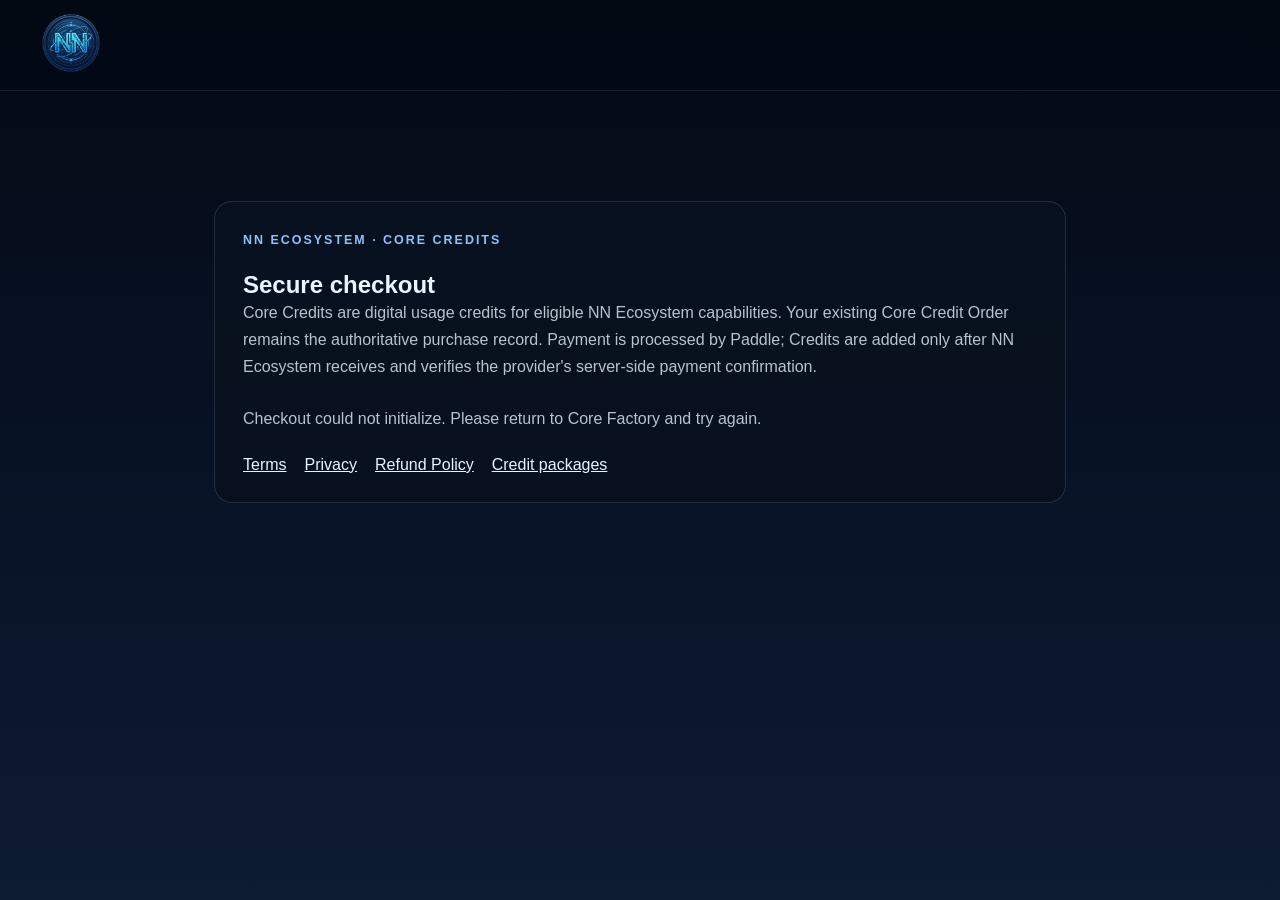
<file: payment.html>
<!doctype html><html lang="en"><head><meta charset="utf-8"><meta name="viewport" content="width=device-width,initial-scale=1"><meta name="description" content="Secure NN Ecosystem Core Credit checkout."><title>NN Ecosystem · Secure Checkout</title><link rel="stylesheet" href="style.css"><style>body{min-height:100vh}.payment-shell{max-width:900px;margin:0 auto;padding:110px 24px 60px}.payment-card{padding:28px;border:1px solid rgba(255,255,255,.12);border-radius:18px;background:rgba(9,17,31,.86)}.payment-card h1{margin-top:8px}.payment-note{opacity:.78;line-height:1.7}.policy-links{display:flex;gap:18px;flex-wrap:wrap;margin-top:24px}.policy-links a{color:inherit}.checkout-container{margin-top:24px}</style></head><body>
<nav class="navbar"><a class="logo" href="index.html" aria-label="NN Ecosystem home"><img src="assets/logo/logo.webp" alt="NN Ecosystem"></a></nav>
<main class="payment-shell"><section class="payment-card"><span class="eyebrow">NN ECOSYSTEM · CORE CREDITS</span><h1>Secure checkout</h1><p class="payment-note">Core Credits are digital usage credits for eligible NN Ecosystem capabilities. Your existing Core Credit Order remains the authoritative purchase record. Payment is processed by Paddle; Credits are added only after NN Ecosystem receives and verifies the provider's server-side payment confirmation.</p><div id="checkout-container" class="checkout-container"></div><p id="payment-status" class="payment-note">If a checkout does not open automatically, return to Core Factory and choose Add Credits again.</p><div class="policy-links"><a href="terms.html">Terms</a><a href="privacy.html">Privacy</a><a href="refund.html">Refund Policy</a><a href="index.html#credits">Credit packages</a></div></section></main>
<script src="https://cdn.paddle.com/paddle/v2/paddle.js"></script>
<script src="payment-config.js"></script>
<script>
(function(){
  const config = window.NN_PAYMENT || {};
  const status = document.getElementById('payment-status');
  const params = new URLSearchParams(window.location.search);
  const transactionId = (params.get('_ptxn') || '').trim();

  if (!config.paddleClientToken) {
    status.textContent = 'Checkout configuration is not active yet. Please return to Core Factory and try again.';
    return;
  }

  try {
    if (config.paddleEnvironment === 'sandbox') {
      Paddle.Environment.set('sandbox');
    }

    Paddle.Initialize({
      token: config.paddleClientToken,
      checkout: {
        settings: {
          displayMode: 'overlay',
          theme: 'dark',
          locale: 'en'
        }
      }
    });

    if (transactionId) {
      status.textContent = 'Opening secure Paddle checkout…';
      // Paddle.js normally recognizes _ptxn automatically. Opening explicitly keeps
      // the NN payment page deterministic across browsers and static hosting.
      Paddle.Checkout.open({ transactionId: transactionId });
    } else {
      status.textContent = 'Secure checkout is ready. Start an Add Credits order from Core Factory to continue.';
    }
  } catch (error) {
    console.error('NN Paddle checkout initialization failed', error);
    status.textContent = 'Checkout could not initialize. Please return to Core Factory and try again.';
  }
})();
</script>
</body></html>
</file>
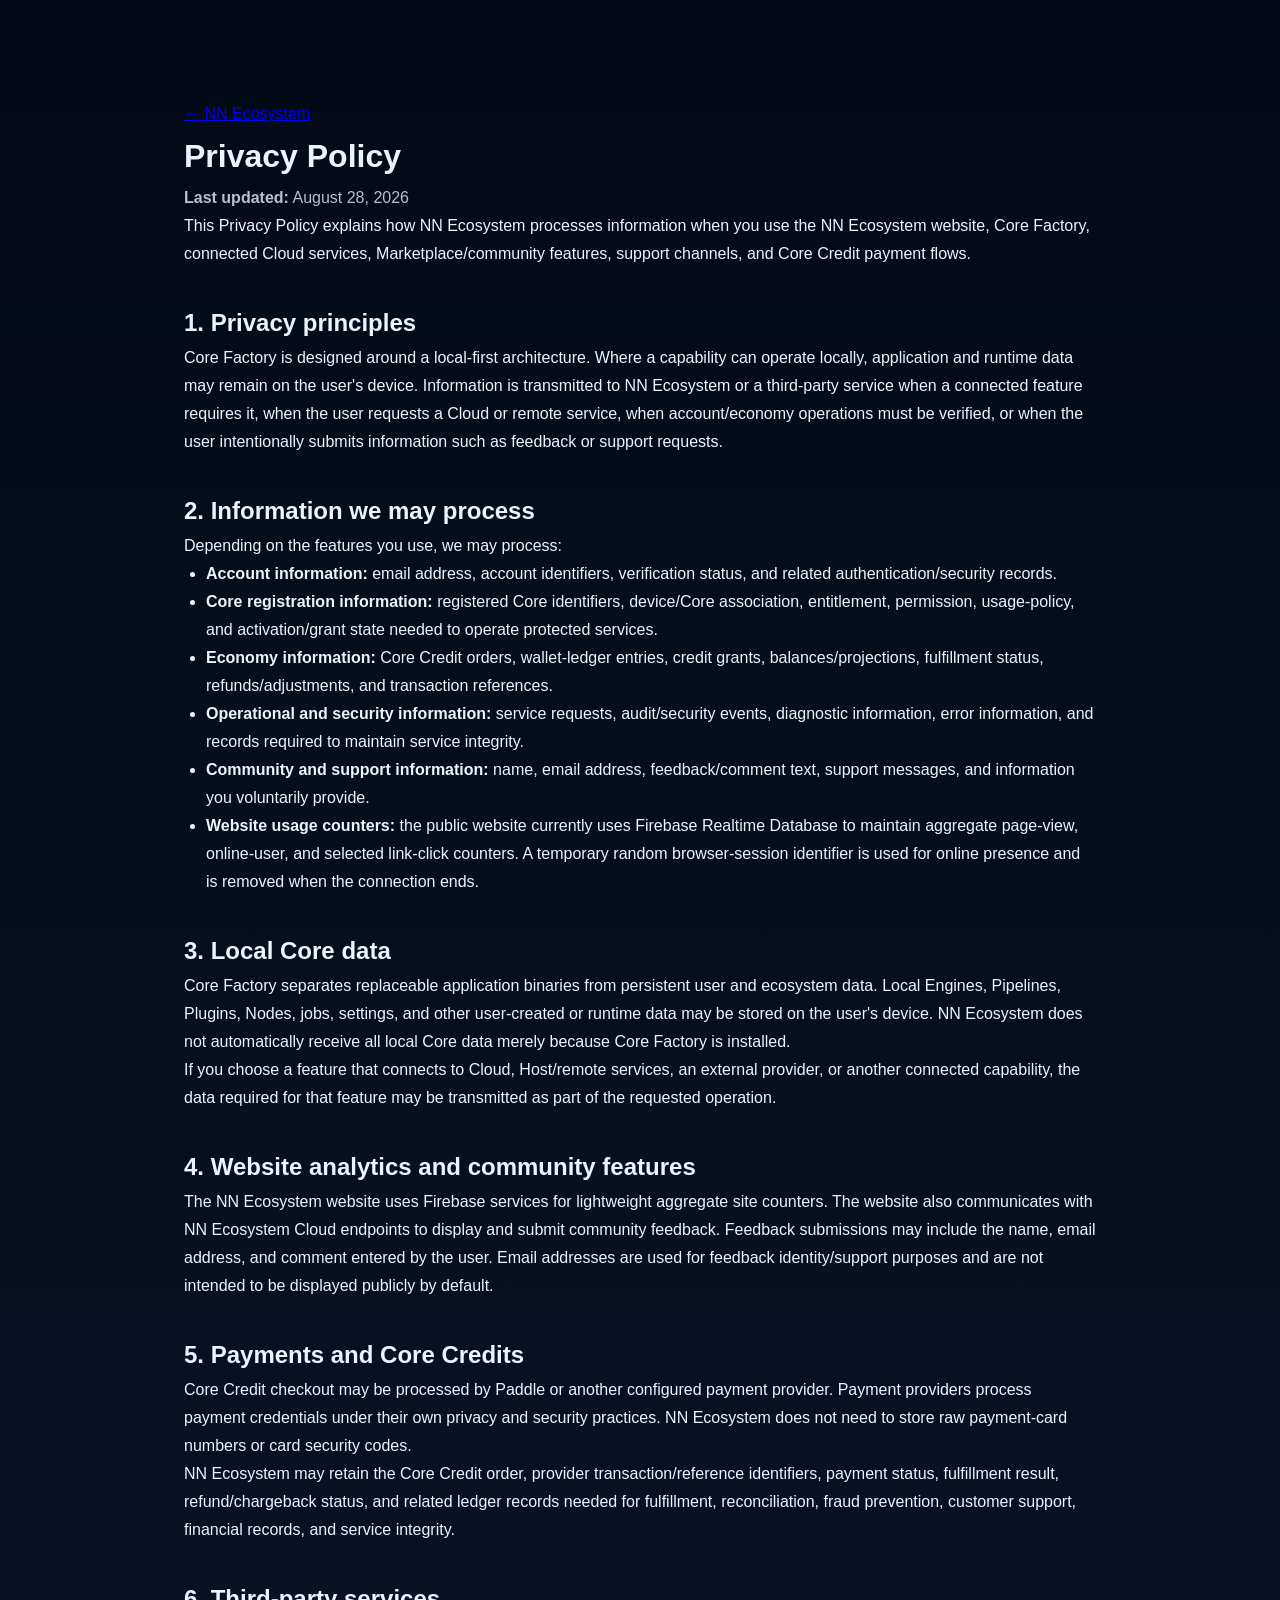
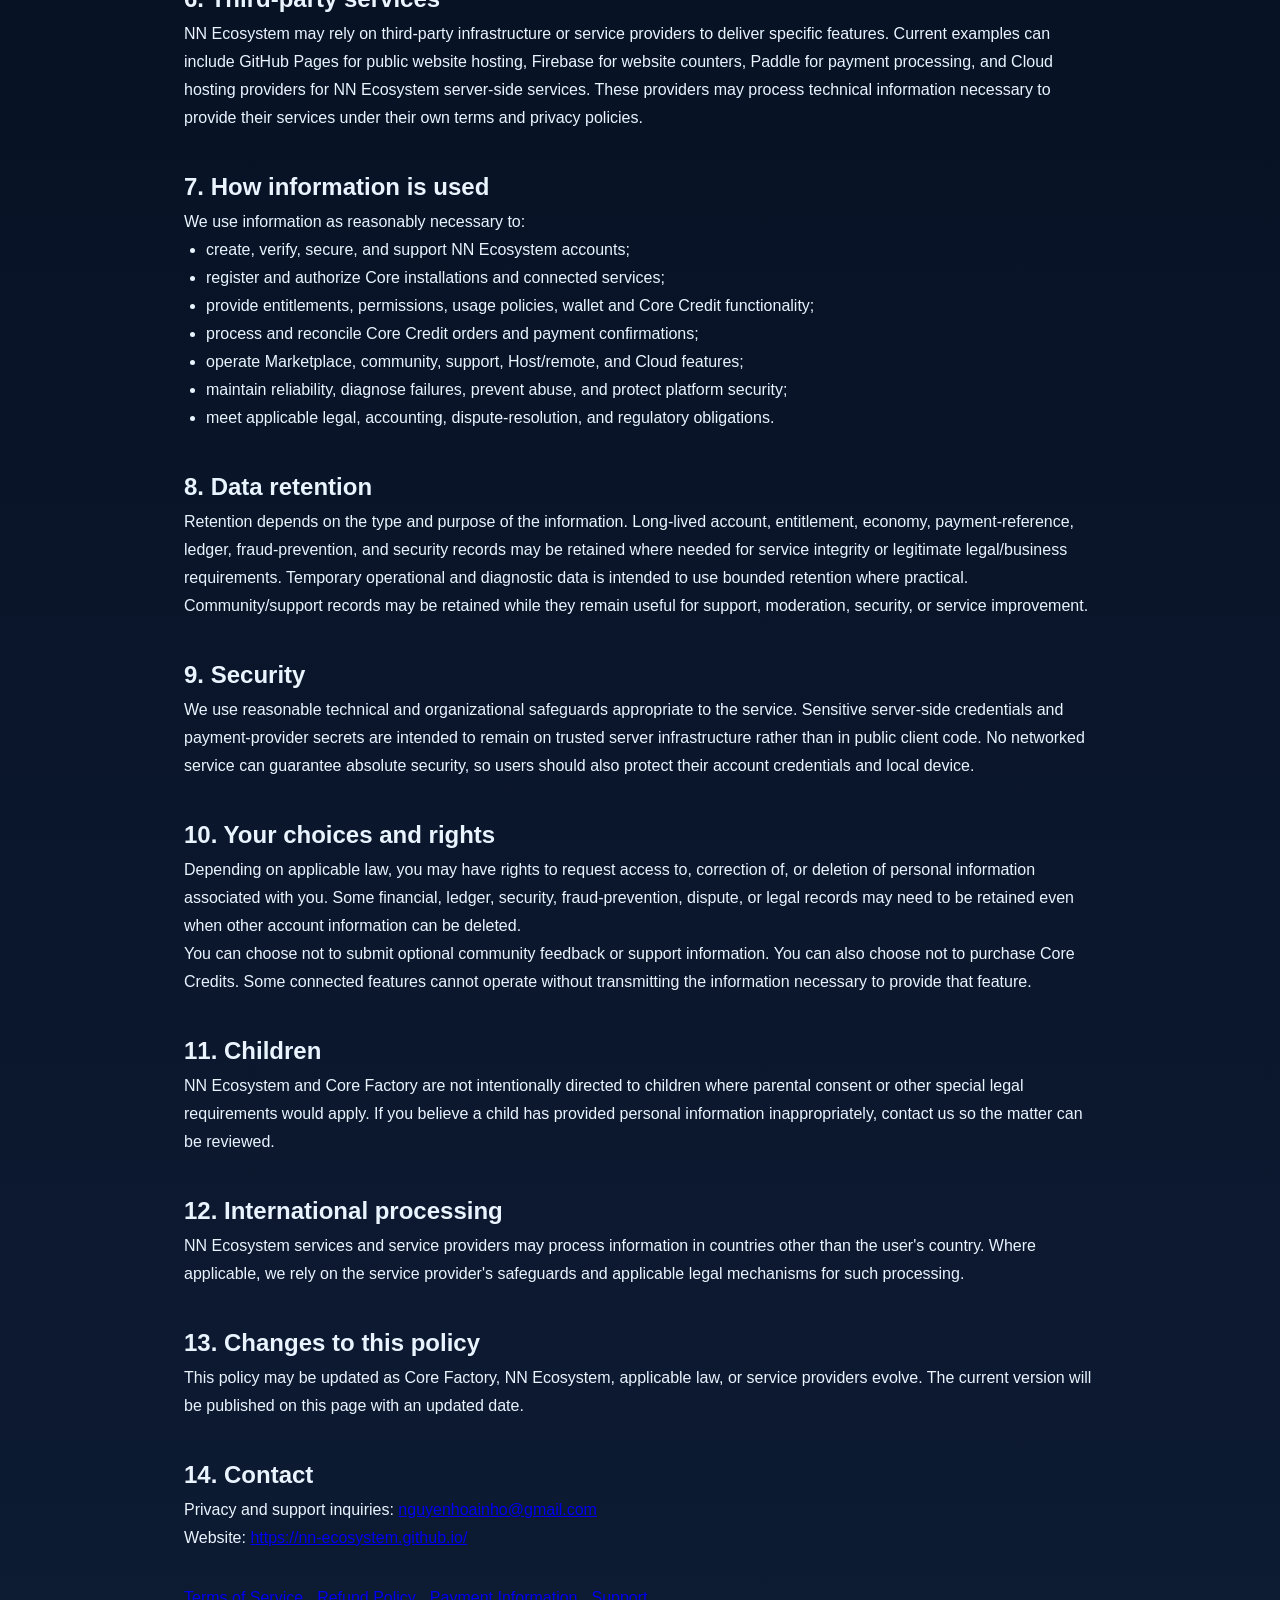
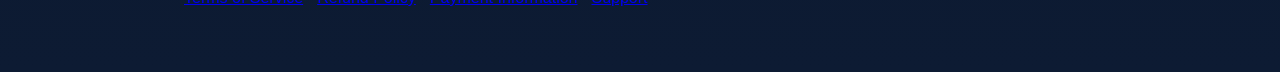
<file: privacy.html>
<!doctype html>
<html lang="en">
<head>
  <meta charset="utf-8">
  <meta name="viewport" content="width=device-width,initial-scale=1">
  <meta name="description" content="Privacy Policy for NN Ecosystem and Core Factory.">
  <title>NN Ecosystem · Privacy Policy</title>
  <link rel="stylesheet" href="style.css">
  <style>
    .policy{max-width:960px;margin:auto;padding:100px 24px 60px;line-height:1.75}
    .policy h2{margin-top:34px}
    .policy h3{margin-top:24px}
    .policy ul{padding-left:22px}
    .policy .muted{opacity:.78}
    .policy .policy-nav{display:flex;gap:14px;flex-wrap:wrap;margin-top:32px}
  </style>
</head>
<body>
<main class="policy">
  <a href="index.html">← NN Ecosystem</a>
  <h1>Privacy Policy</h1>
  <p class="muted"><strong>Last updated:</strong> August 28, 2026</p>

  <p>This Privacy Policy explains how NN Ecosystem processes information when you use the NN Ecosystem website, Core Factory, connected Cloud services, Marketplace/community features, support channels, and Core Credit payment flows.</p>

  <h2>1. Privacy principles</h2>
  <p>Core Factory is designed around a local-first architecture. Where a capability can operate locally, application and runtime data may remain on the user's device. Information is transmitted to NN Ecosystem or a third-party service when a connected feature requires it, when the user requests a Cloud or remote service, when account/economy operations must be verified, or when the user intentionally submits information such as feedback or support requests.</p>

  <h2>2. Information we may process</h2>
  <p>Depending on the features you use, we may process:</p>
  <ul>
    <li><strong>Account information:</strong> email address, account identifiers, verification status, and related authentication/security records.</li>
    <li><strong>Core registration information:</strong> registered Core identifiers, device/Core association, entitlement, permission, usage-policy, and activation/grant state needed to operate protected services.</li>
    <li><strong>Economy information:</strong> Core Credit orders, wallet-ledger entries, credit grants, balances/projections, fulfillment status, refunds/adjustments, and transaction references.</li>
    <li><strong>Operational and security information:</strong> service requests, audit/security events, diagnostic information, error information, and records required to maintain service integrity.</li>
    <li><strong>Community and support information:</strong> name, email address, feedback/comment text, support messages, and information you voluntarily provide.</li>
    <li><strong>Website usage counters:</strong> the public website currently uses Firebase Realtime Database to maintain aggregate page-view, online-user, and selected link-click counters. A temporary random browser-session identifier is used for online presence and is removed when the connection ends.</li>
  </ul>

  <h2>3. Local Core data</h2>
  <p>Core Factory separates replaceable application binaries from persistent user and ecosystem data. Local Engines, Pipelines, Plugins, Nodes, jobs, settings, and other user-created or runtime data may be stored on the user's device. NN Ecosystem does not automatically receive all local Core data merely because Core Factory is installed.</p>
  <p>If you choose a feature that connects to Cloud, Host/remote services, an external provider, or another connected capability, the data required for that feature may be transmitted as part of the requested operation.</p>

  <h2>4. Website analytics and community features</h2>
  <p>The NN Ecosystem website uses Firebase services for lightweight aggregate site counters. The website also communicates with NN Ecosystem Cloud endpoints to display and submit community feedback. Feedback submissions may include the name, email address, and comment entered by the user. Email addresses are used for feedback identity/support purposes and are not intended to be displayed publicly by default.</p>

  <h2>5. Payments and Core Credits</h2>
  <p>Core Credit checkout may be processed by Paddle or another configured payment provider. Payment providers process payment credentials under their own privacy and security practices. NN Ecosystem does not need to store raw payment-card numbers or card security codes.</p>
  <p>NN Ecosystem may retain the Core Credit order, provider transaction/reference identifiers, payment status, fulfillment result, refund/chargeback status, and related ledger records needed for fulfillment, reconciliation, fraud prevention, customer support, financial records, and service integrity.</p>

  <h2>6. Third-party services</h2>
  <p>NN Ecosystem may rely on third-party infrastructure or service providers to deliver specific features. Current examples can include GitHub Pages for public website hosting, Firebase for website counters, Paddle for payment processing, and Cloud hosting providers for NN Ecosystem server-side services. These providers may process technical information necessary to provide their services under their own terms and privacy policies.</p>

  <h2>7. How information is used</h2>
  <p>We use information as reasonably necessary to:</p>
  <ul>
    <li>create, verify, secure, and support NN Ecosystem accounts;</li>
    <li>register and authorize Core installations and connected services;</li>
    <li>provide entitlements, permissions, usage policies, wallet and Core Credit functionality;</li>
    <li>process and reconcile Core Credit orders and payment confirmations;</li>
    <li>operate Marketplace, community, support, Host/remote, and Cloud features;</li>
    <li>maintain reliability, diagnose failures, prevent abuse, and protect platform security;</li>
    <li>meet applicable legal, accounting, dispute-resolution, and regulatory obligations.</li>
  </ul>

  <h2>8. Data retention</h2>
  <p>Retention depends on the type and purpose of the information. Long-lived account, entitlement, economy, payment-reference, ledger, fraud-prevention, and security records may be retained where needed for service integrity or legitimate legal/business requirements. Temporary operational and diagnostic data is intended to use bounded retention where practical. Community/support records may be retained while they remain useful for support, moderation, security, or service improvement.</p>

  <h2>9. Security</h2>
  <p>We use reasonable technical and organizational safeguards appropriate to the service. Sensitive server-side credentials and payment-provider secrets are intended to remain on trusted server infrastructure rather than in public client code. No networked service can guarantee absolute security, so users should also protect their account credentials and local device.</p>

  <h2>10. Your choices and rights</h2>
  <p>Depending on applicable law, you may have rights to request access to, correction of, or deletion of personal information associated with you. Some financial, ledger, security, fraud-prevention, dispute, or legal records may need to be retained even when other account information can be deleted.</p>
  <p>You can choose not to submit optional community feedback or support information. You can also choose not to purchase Core Credits. Some connected features cannot operate without transmitting the information necessary to provide that feature.</p>

  <h2>11. Children</h2>
  <p>NN Ecosystem and Core Factory are not intentionally directed to children where parental consent or other special legal requirements would apply. If you believe a child has provided personal information inappropriately, contact us so the matter can be reviewed.</p>

  <h2>12. International processing</h2>
  <p>NN Ecosystem services and service providers may process information in countries other than the user's country. Where applicable, we rely on the service provider's safeguards and applicable legal mechanisms for such processing.</p>

  <h2>13. Changes to this policy</h2>
  <p>This policy may be updated as Core Factory, NN Ecosystem, applicable law, or service providers evolve. The current version will be published on this page with an updated date.</p>

  <h2>14. Contact</h2>
  <p>Privacy and support inquiries: <a href="mailto:nguyenhoainho@gmail.com">nguyenhoainho@gmail.com</a></p>
  <p>Website: <a href="https://nn-ecosystem.github.io/">https://nn-ecosystem.github.io/</a></p>

  <div class="policy-nav">
    <a href="terms.html">Terms of Service</a>
    <a href="refund.html">Refund Policy</a>
    <a href="payment.html">Payment Information</a>
    <a href="support.html">Support</a>
  </div>
</main>
</body>
</html>
</file>
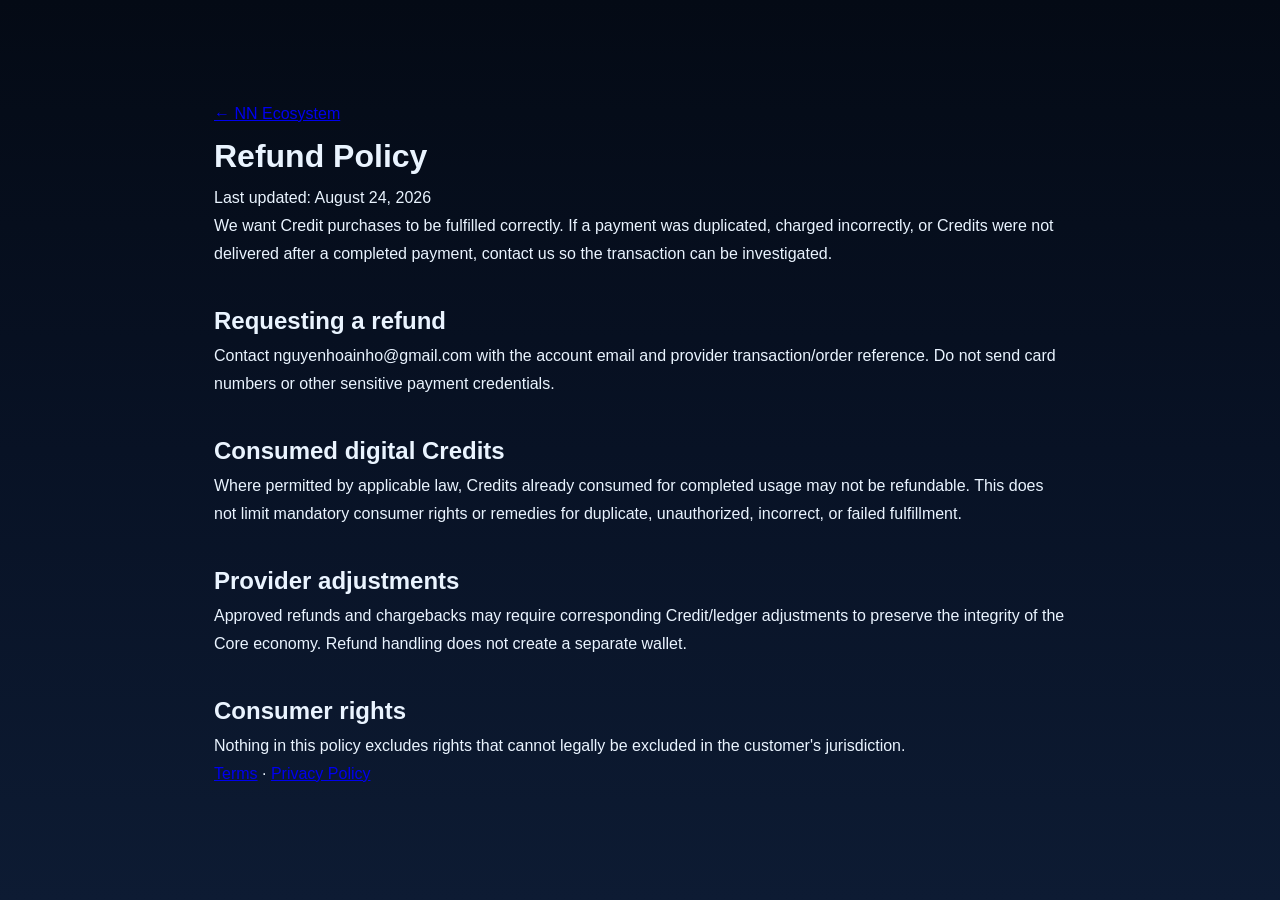
<file: refund.html>
<!doctype html><html lang="en"><head><meta charset="utf-8"><meta name="viewport" content="width=device-width,initial-scale=1"><title>NN Ecosystem · Refund Policy</title><link rel="stylesheet" href="style.css"><style>.policy{max-width:900px;margin:auto;padding:100px 24px 60px;line-height:1.75}.policy h2{margin-top:32px}</style></head><body><main class="policy"><a href="index.html">← NN Ecosystem</a><h1>Refund Policy</h1><p>Last updated: August 24, 2026</p><p>We want Credit purchases to be fulfilled correctly. If a payment was duplicated, charged incorrectly, or Credits were not delivered after a completed payment, contact us so the transaction can be investigated.</p><h2>Requesting a refund</h2><p>Contact nguyenhoainho@gmail.com with the account email and provider transaction/order reference. Do not send card numbers or other sensitive payment credentials.</p><h2>Consumed digital Credits</h2><p>Where permitted by applicable law, Credits already consumed for completed usage may not be refundable. This does not limit mandatory consumer rights or remedies for duplicate, unauthorized, incorrect, or failed fulfillment.</p><h2>Provider adjustments</h2><p>Approved refunds and chargebacks may require corresponding Credit/ledger adjustments to preserve the integrity of the Core economy. Refund handling does not create a separate wallet.</p><h2>Consumer rights</h2><p>Nothing in this policy excludes rights that cannot legally be excluded in the customer's jurisdiction.</p><p><a href="terms.html">Terms</a> · <a href="privacy.html">Privacy Policy</a></p></main></body></html>
</file>
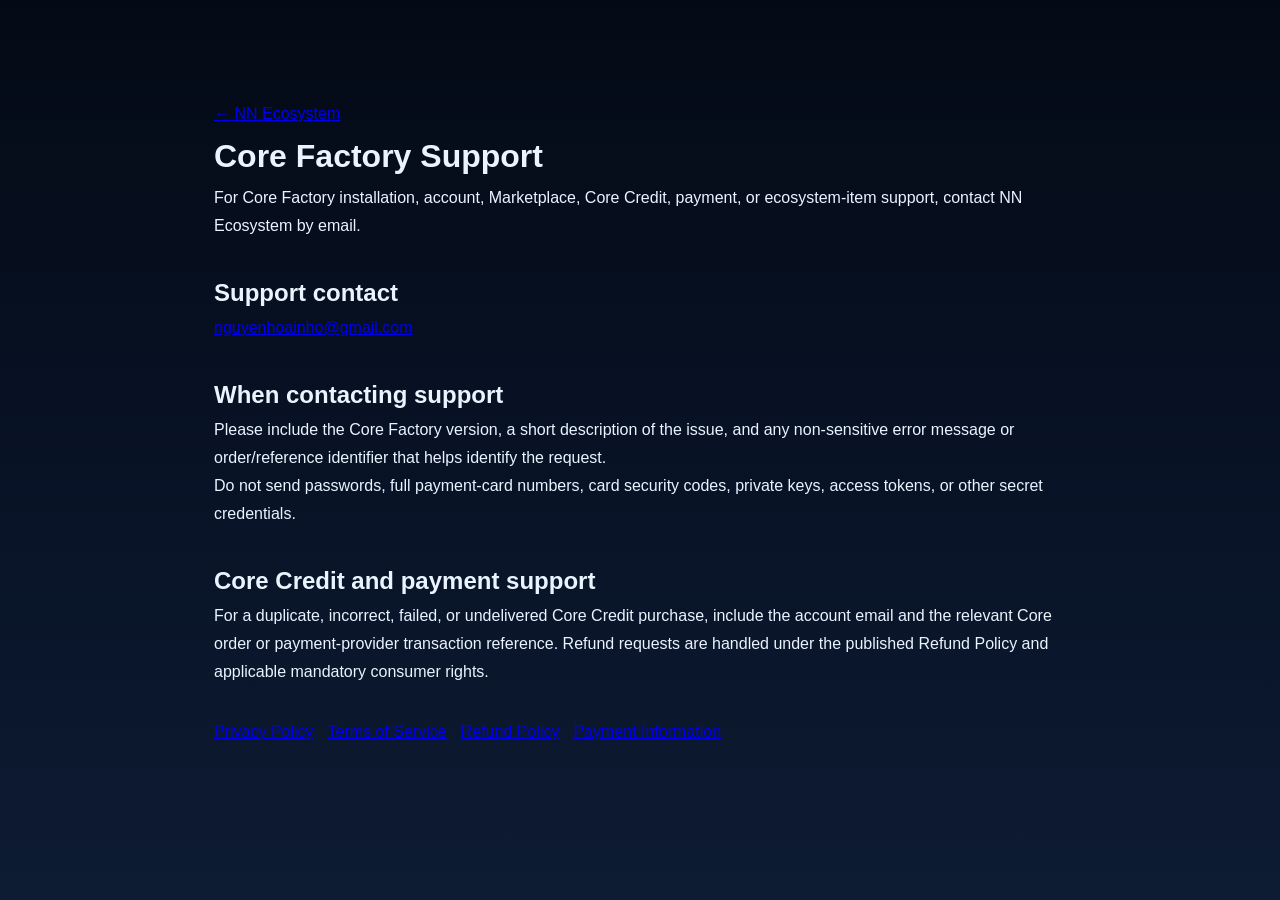
<file: support.html>
<!doctype html>
<html lang="en">
<head>
  <meta charset="utf-8">
  <meta name="viewport" content="width=device-width,initial-scale=1">
  <meta name="description" content="Support information for NN Ecosystem and Core Factory.">
  <title>NN Ecosystem · Support</title>
  <link rel="stylesheet" href="style.css">
  <style>
    .policy{max-width:900px;margin:auto;padding:100px 24px 60px;line-height:1.75}
    .policy h2{margin-top:32px}
    .policy .policy-nav{display:flex;gap:14px;flex-wrap:wrap;margin-top:32px}
  </style>
</head>
<body>
<main class="policy">
  <a href="index.html">← NN Ecosystem</a>
  <h1>Core Factory Support</h1>
  <p>For Core Factory installation, account, Marketplace, Core Credit, payment, or ecosystem-item support, contact NN Ecosystem by email.</p>

  <h2>Support contact</h2>
  <p><a href="mailto:nguyenhoainho@gmail.com">nguyenhoainho@gmail.com</a></p>

  <h2>When contacting support</h2>
  <p>Please include the Core Factory version, a short description of the issue, and any non-sensitive error message or order/reference identifier that helps identify the request.</p>
  <p>Do not send passwords, full payment-card numbers, card security codes, private keys, access tokens, or other secret credentials.</p>

  <h2>Core Credit and payment support</h2>
  <p>For a duplicate, incorrect, failed, or undelivered Core Credit purchase, include the account email and the relevant Core order or payment-provider transaction reference. Refund requests are handled under the published Refund Policy and applicable mandatory consumer rights.</p>

  <div class="policy-nav">
    <a href="privacy.html">Privacy Policy</a>
    <a href="terms.html">Terms of Service</a>
    <a href="refund.html">Refund Policy</a>
    <a href="payment.html">Payment Information</a>
  </div>
</main>
</body>
</html>
</file>
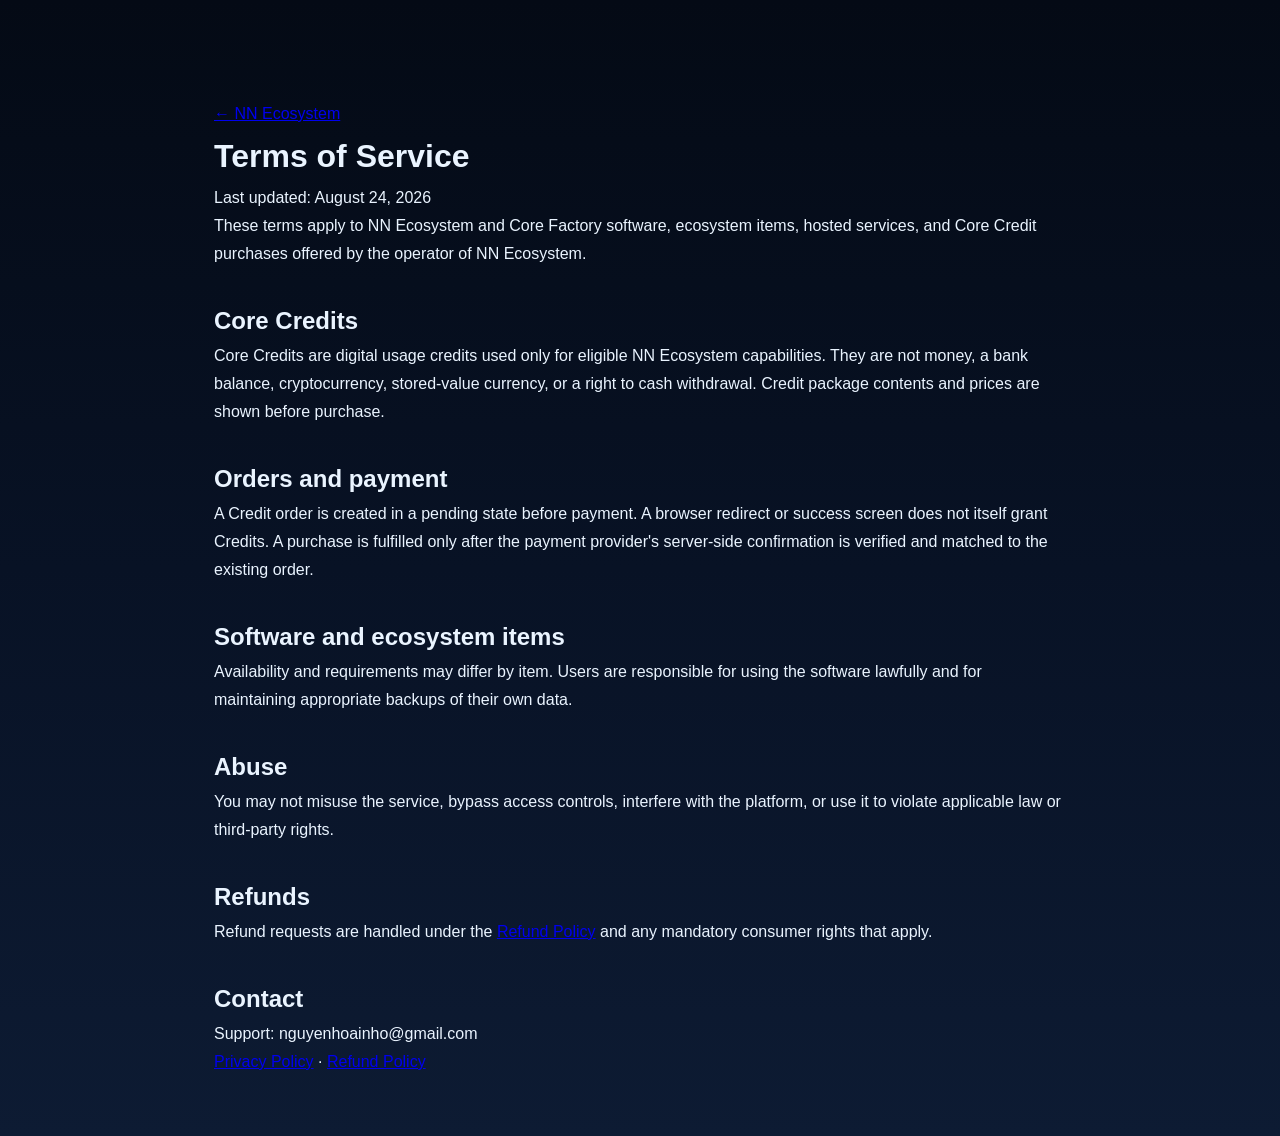
<file: terms.html>
<!doctype html><html lang="en"><head><meta charset="utf-8"><meta name="viewport" content="width=device-width,initial-scale=1"><title>NN Ecosystem · Terms</title><link rel="stylesheet" href="style.css"><style>.policy{max-width:900px;margin:auto;padding:100px 24px 60px;line-height:1.75}.policy h2{margin-top:32px}</style></head><body><main class="policy"><a href="index.html">← NN Ecosystem</a><h1>Terms of Service</h1><p>Last updated: August 24, 2026</p><p>These terms apply to NN Ecosystem and Core Factory software, ecosystem items, hosted services, and Core Credit purchases offered by the operator of NN Ecosystem.</p><h2>Core Credits</h2><p>Core Credits are digital usage credits used only for eligible NN Ecosystem capabilities. They are not money, a bank balance, cryptocurrency, stored-value currency, or a right to cash withdrawal. Credit package contents and prices are shown before purchase.</p><h2>Orders and payment</h2><p>A Credit order is created in a pending state before payment. A browser redirect or success screen does not itself grant Credits. A purchase is fulfilled only after the payment provider's server-side confirmation is verified and matched to the existing order.</p><h2>Software and ecosystem items</h2><p>Availability and requirements may differ by item. Users are responsible for using the software lawfully and for maintaining appropriate backups of their own data.</p><h2>Abuse</h2><p>You may not misuse the service, bypass access controls, interfere with the platform, or use it to violate applicable law or third-party rights.</p><h2>Refunds</h2><p>Refund requests are handled under the <a href="refund.html">Refund Policy</a> and any mandatory consumer rights that apply.</p><h2>Contact</h2><p>Support: nguyenhoainho@gmail.com</p><p><a href="privacy.html">Privacy Policy</a> · <a href="refund.html">Refund Policy</a></p></main></body></html>
</file>
<file: style.css>
/* RESET */

*{

    margin:0;
    padding:0;

    box-sizing:border-box;
}
html {
    scroll-behavior: smooth;
    max-width: 100vw; /* Thêm dòng này */
    overflow-x: hidden; /* Thêm dòng này */
}

body {
    width: 100%;
    max-width: 100vw; /* Thêm dòng này */
    min-height: 100vh;
    overflow-x: hidden; /* Giữ nguyên dòng này của anh */
    
    /* Bảng màu Deep Midnight anh đã cập nhật rất đẹp */
    background: linear-gradient(
        to bottom,
        #040a15, 
        #081225, 
        #0d1b33  
    );
    color: #eaf4ff;
    font-family: Arial, sans-serif;
    position: relative;
    margin: 0; /* Đảm bảo không có khoảng trắng thừa */
}


/* NAVBAR */

.navbar{

    position:fixed;

    top:0;
    left:0;

    width:100%;

    padding:20px 40px;

    display:flex;

    justify-content:space-between;

    align-items:center;

    background:
    rgba(0,0,0,0.25);

    backdrop-filter:blur(14px);

    border-bottom:
    1px solid rgba(255,255,255,0.08);

    z-index:1000;
}


.logo img{

    height:80px;

    object-fit:contain;
}


.nav-links{
    display:flex;
    gap:24px;

    list-style:none;
}


.nav-links a{
    color:white;
    text-decoration:none;

    opacity:0.7;
    transition:0.3s;
}


.nav-links a:hover{
    opacity:1;
}


/* SECTION - TỐI ƯU CHO MỌI ĐỘ PHÂN GIẢI */
.section {
    /* Thay height: 100vh bằng 2 dòng này */
    min-height: 100vh;
    height: auto !important; 
    
    display: flex;
    flex-direction: column;
    justify-content: center;
    align-items: center;
    text-align: center;
    
    /* Thêm padding để nội dung không dính sát mép trên/dưới */
    padding: 100px 20px; 
    box-sizing: border-box;
    border-bottom: 1px solid rgba(255,255,255,0.08);
}

.section h1 {
    /* Chữ sẽ tự nhỏ lại nếu màn hình bé */
    font-size: clamp(2rem, 5vw, 4rem); 
    margin-bottom: 1rem;
    line-height: 1.2;
}

.section p {
    font-size: clamp(1rem, 2vw, 1.5rem);
    max-width: 900px;
    margin: 0 auto;
    line-height: 1.6;
}


/* HERO CONTENT */

/* HERO CONTENT */
.hero-content {
    max-width: 900px;
    padding: 20px;
    width: 100%; /* Đảm bảo luôn vừa màn hình */
    box-sizing: border-box;
}

.hero h1 {
    /* Tối thiểu 32px, linh hoạt theo màn hình 8vw, tối đa 82px */
    font-size: clamp(32px, 8vw, 82px); 
    margin-bottom: 24px;
    line-height: 1.1;
    color: white;
    word-wrap: break-word; /* Ép xuống dòng nếu từ quá dài */
}

.hero p {
    /* Tối thiểu 18px, linh hoạt 3vw, tối đa 32px */
    font-size: clamp(18px, 3vw, 32px);
    color: #dfefff;
    font-weight: 300;
    letter-spacing: 1px;
    margin-bottom: 40px;
    text-shadow: 0 0 12px rgba(255, 255, 255, 0.15);
}

/* BUTTONS */

.hero-buttons{

    display:flex;
    gap:20px;

    justify-content:center;
}


/* BASE BUTTON */

.btn{

    padding:16px 32px;

    border-radius:16px;

    text-decoration:none;

    font-size:20px;

    transition:0.3s;

    border:1px solid rgba(255,255,255,0.1);

    color:#ffffff;

    letter-spacing:0.5px;
}


/* PRIMARY BUTTON */

.primary{

    background:#0a84ff;

    color:#ffffff;

    font-weight:600;
}


.primary:hover{

    transform:translateY(-4px);

    background:#339cff;

    box-shadow:0 0 30px rgba(10,132,255,0.45);
}


/* SECONDARY BUTTON */

.secondary{

    background:rgba(255,255,255,0.08);

    color:#ffffff;

    border:1px solid rgba(255,255,255,0.15);

    backdrop-filter:blur(12px);

    font-weight:500;
}


.secondary:hover{

    background:rgba(255,255,255,0.16);

    transform:translateY(-4px);

    box-shadow:0 0 24px rgba(255,255,255,0.12);
}



/* CARD GRID - Giữ nguyên vì anh đã chia cột rất chuẩn rồi */
.card-grid {
    display: grid;
    grid-template-columns: repeat(auto-fit, minmax(300px, 1fr)); 
    gap: 30px;
    width: 100%;
    max-width: 1200px;
    margin-top: 40px;
}

/* CARD - Điều chỉnh để hình ảnh có thể tràn viền */
.card {
    background: rgba(11, 29, 58, 0.6); /* Đổi sang Dark Blue đồng bộ canvas */
    border: 1px solid rgba(255, 255, 255, 0.08);
    border-radius: 24px;
    padding: 0; /* Quan trọng: Bỏ padding ở đây để ảnh sát viền */
    backdrop-filter: blur(12px);
    transition: 0.35s;
    overflow: hidden; /* Cắt góc ảnh theo bo góc của card */
    display: flex;
    flex-direction: column;
}

/* Cấu trúc mới cho Hình ảnh */
.card-image {
    width: 100%;
    aspect-ratio: 16 / 9;
    background: #ffffff;
    overflow: hidden;
    display: flex;
    align-items: center;
    justify-content: center;
}

.card-image img {
    width: 100%;
    height: 100%;
    object-fit: contain;
    object-position: center;
    display: block;
}

/* Nội dung chữ - Đưa padding vào đây thay vì ở .card */
.card-content {
    padding: 24px 32px 32px 32px;
}

.card:hover {
    transform: translateY(-8px);
    border: 1px solid rgba(0, 212, 255, 0.5); /* Xanh Cyan công nghệ */
    box-shadow: 0 0 30px rgba(0, 212, 255, 0.15);
}

.card:hover .card-image img {
    transform: scale(1.05); /* Hiệu ứng zoom nhẹ hình ảnh khi hover */
}

/* CARD TITLE - Chỉnh lại font cho thanh thoát */
.card h2 {
    font-size: 24px;
    margin-bottom: 8px;
    color: white;
}

/* CARD TEXT */
.card p {
    font-size: 15px;
    line-height: 1.5;
    color: #b7c9e6;
    margin-bottom: 0; /* Bỏ margin dưới vì mình nhấn cả card rồi */
}

/* Thẻ A bọc ngoài để click toàn bộ Card */
.card-link {
    text-decoration: none;
    color: inherit;
    display: block;
}
/* TAG GROUP */
.tag-group {
    display: flex;
    /* Thêm flex-wrap để icon tự xuống hàng nếu card quá chật */
    flex-wrap: wrap; 
    gap: 15px; /* Giảm gap một chút trên di động cho cân đối */
    justify-content: center;
    padding: 15px 0;
    width: 100%;
}

.tag-icon-link {
    /* Quan trọng nhất: flex-shrink: 0 để icon không bao giờ bị co lại */
    flex-shrink: 0; 
    
    width: 45px;  /* Trên di động 45px là vừa đẹp, PC anh để 50px */
    height: 45px;
    display: flex;
    align-items: center;
    justify-content: center;
    background: rgba(255, 255, 255, 0.05);
    border: 1px solid rgba(0, 212, 255, 0.2);
    border-radius: 12px; 
    transition: all 0.3s cubic-bezier(0.4, 0, 0.2, 1);
    overflow: hidden;
}

.tag-icon-link img {
    width: 60%; 
    height: auto;
    /* object-fit đảm bảo logo không bị méo */
    object-fit: contain; 
    filter: grayscale(30%);
    transition: 0.3s;
}

/* Các hiệu ứng Hover anh giữ nguyên vì rất đẹp rồi */
.tag-icon-link:hover {
    background: rgba(0, 212, 255, 0.1);
    border-color: #00d4ff;
    transform: translateY(-5px);
    box-shadow: 0 8px 20px rgba(0, 212, 255, 0.3);
}
/* =========================
   FEEDBACK SECTION
========================= */

.feedback-wrapper{

    width:100%;

    max-width:1300px;

    margin-top:60px;

    display:grid;

    grid-template-columns:
    1fr 1.2fr;

    gap:50px;

    padding:50px;

    border-radius:32px;

    background:
    rgba(255,255,255,0.03);

    border:
    1px solid rgba(255,255,255,0.08);

    backdrop-filter:blur(16px);
}


/* LEFT */

.feedback-left{

    display:flex;

    flex-direction:column;

    justify-content:center;

    align-items:flex-start;
}


.feedback-icon{

    font-size:72px;

    margin-bottom:24px;
}


.feedback-left h2{

    font-size:42px;

    margin-bottom:18px;
}


.line{

    width:80px;
    height:4px;

    border-radius:999px;

    background:#0a84ff;

    margin-bottom:24px;
}


.feedback-left p{

    font-size:18px;

    line-height:1.8;

    color:#b7c9e6;

    margin-bottom:32px;

    max-width:420px;
}


/* TAGS */

.feedback-tags{

    display:flex;

    flex-wrap:wrap;

    gap:14px;
}


.feedback-tags span{

    padding:10px 18px;

    border-radius:999px;

    background:
    rgba(10,132,255,0.12);

    border:
    1px solid rgba(10,132,255,0.22);

    color:#b9d8ff;

    font-size:14px;
}


/* RIGHT */

.feedback-right{

    display:flex;

    align-items:center;
}


/* FORM */

.feedback-form{

    width:100%;

    display:flex;

    flex-direction:column;

    gap:24px;
}


/* INPUT ROW */

.input-row{

    display:grid;

    grid-template-columns:
    1fr 1fr;

    gap:20px;
}


/* INPUT */

.feedback-form input,
.feedback-form textarea{

    width:100%;

    padding:20px 22px;

    border-radius:20px;

    border:
    1px solid rgba(255,255,255,0.08);

    background:
    rgba(255,255,255,0.04);

    color:white;

    font-size:16px;

    outline:none;

    backdrop-filter:blur(10px);

    transition:0.3s;
}


/* FOCUS */

.feedback-form input:focus,
.feedback-form textarea:focus{

    border:
    1px solid rgba(10,132,255,0.45);

    box-shadow:
    0 0 20px rgba(10,132,255,0.12);
}


/* TEXTAREA */

.feedback-form textarea{

    min-height:220px;

    resize:none;
}


/* BUTTON */

.feedback-form button{

    padding:20px;

    border:none;

    border-radius:20px;

    background:#0a84ff;

    color:white;

    font-size:20px;

    font-weight:600;

    cursor:pointer;

    transition:0.3s;
}


/* HOVER */

.feedback-form button:hover{

    background:#339cff;

    transform:translateY(-4px);

    box-shadow:
    0 0 30px rgba(10,132,255,0.35);
}


/* MOBILE FIX - DÀNH RIÊNG CHO CẤU TRÚC HTML MEDIA */
/* MOBILE - GIỮ CUỘN CARD NHƯNG CHO TAG XUỐNG HÀNG */
@media(max-width:900px){
    .feedback-wrapper {
        display: flex !important;
        flex-direction: column !important; /* Chuyển thành hàng dọc */
        padding: 20px !important;
        gap: 30px !important;
        width: 100% !important;
        box-sizing: border-box;
    }

    .feedback-left {
        text-align: center; /* Căn giữa nội dung bên trái cho cân đối */
        align-items: center;
        display: flex;
        flex-direction: column;
    }

    .feedback-left h2 {
        font-size: 28px !important; /* Thu nhỏ tiêu đề feedback */
    }

    .feedback-left p {
        font-size: 16px !important;
        max-width: 100%;
    }

    /* Làm cho các ô Input và Textarea vừa khít màn hình */
    .feedback-form {
        width: 100% !important;
        display: flex;
        flex-direction: column;
        gap: 15px;
    }

    .input-row {
        display: flex !important;
        flex-direction: column !important; /* Ép ô Name và Email xếp chồng lên nhau */
        gap: 15px !important;
    }

    .feedback-form input, 
    .feedback-form textarea {
        width: 100% !important; /* Đảm bảo không bị tràn */
        box-sizing: border-box;
        padding: 12px;
        font-size: 16px; /* Tránh iOS tự động zoom khi focus vào input */
    }

    .feedback-form button {
        width: 100% !important;
        padding: 15px;
    }
    .hero-buttons {
        flex-direction: column; /* Nút trên nút dưới cho dễ bấm */
        gap: 15px;
        width: 100%;
        align-items: center;
    }

    .hero-buttons a {
        width: 80%; /* Nút to ra cho dễ chạm tay */
        text-align: center;
    }
    nav {
        display: flex;
        overflow-x: auto; /* Cho phép vuốt ngang các menu nếu quá dài */
        white-space: nowrap;
        gap: 15px;
        padding: 10px;
        justify-content: flex-start; /* Để các menu xếp từ trái sang */
    }
    
    .logo-container {
        scale: 0.8; /* Thu nhỏ logo lại một chút trên di động */
    }
    /* --- GIẢI THUẬT CUỘN NGANG CHO CARD --- */
    .card-grid {
        display: flex !important;
        flex-direction: row !important;
        flex-wrap: nowrap !important; /* GIỮ NGUYÊN: Không cho các Card xuống hàng */
        
        overflow-x: auto !important; 
        scroll-snap-type: x mandatory;
        -webkit-overflow-scrolling: touch;
        
        gap: 20px;
        padding: 10px 20px 40px 20px !important;
        width: 100vw !important;
        margin-left: -20px; 
        scrollbar-width: none;
    }

    .card-link, .card {
        flex: 0 0 85% !important; /* Mỗi Card chiếm 85% để lộ Card sau */
        scroll-snap-align: center;
        min-width: 280px !important;
    }

    /* --- GIẢI THUẬT XUỐNG HÀNG CHO TAG (ICON) --- */
    .tag-group {
        display: flex !important;
        flex-wrap: wrap !important; /* ÉP BUỘC: Icon phải xuống hàng bên trong Card */
        justify-content: center !important;
        gap: 12px !important;
        width: 100% !important;
        /* Loại bỏ mọi thuộc tính gây cuộn ngang bên trong Card nếu có */
        overflow: visible !important; 
        white-space: normal !important; 
        margin-top: 15px !important;
    }

    .tag-icon-link {
        /* flex: 0 0 45px có nghĩa là: Không giãn, không co, luôn rộng 45px */
        flex: 0 0 45px !important; 
        height: 45px !important;
        display: flex !important;
        align-items: center !important;
        justify-content: center !important;
        background: rgba(255, 255, 255, 0.08);
        border-radius: 12px;
    }

    .tag-icon-link img {
        width: 28px !important;
        height: 28px !important;
        object-fit: contain !important;
    }
}
    /* BACKGROUND CANVAS */

#bg-canvas {
    position: fixed;
    top: 0; 
    left: 0;
    width: 100vw; 
    height: 100vh;
    z-index: -1;
    pointer-events: none;
    display: block;
    
    /* Thêm dòng này để chắc chắn canvas không đẩy khung hình ra */
    overflow: hidden; 

    /* Màu sắc anh đã chỉnh rất đẹp, rất sâu */
    background: linear-gradient(
        to bottom,
        #010815, 
        #030d21, 
        #020c1b  
    );
}

/* CONTENT LAYER */

.navbar,
.section{

    position:relative;

    z-index:2;

    background:transparent;
}
/* Container chứa toàn bộ comment */
.comment-container {
    width: 100%;
    /* Quan trọng: bỏ padding trái của container nếu có */
    padding: 20px 0; 
    margin-left: 0;
    text-align: left;
}

/* Từng item comment */
.comment-item {
    background: rgba(255, 255, 255, 0.03); 
    /* Nếu muốn sát lề 100%, anh có thể cân nhắc bỏ border-left hoặc giữ lại tùy gu */
    border-left: 3px solid #0a84ff;       
    
    /* Chỉnh lại padding: Trên 15px, Phải 15px, Dưới 15px, Trái 15px */
    padding: 15px; 
    
    margin-left: 0; /* Đảm bảo không có margin bên trái */
    border-radius: 0 4px 4px 0; /* Bo góc bên phải thôi nhìn sẽ pro hơn */
    transition: 0.3s;
    width: 100%;
    box-sizing: border-box; /* Đảm bảo padding không làm tràn chiều rộng */
}

/* Đảm bảo class .section không chặn nó lại */
#comment-section.section {
    padding-left: 0 !important; /* Ép section bỏ padding bên trái */
}


/* =========================
   CATALOG UI
========================= */
.catalog-toolbar {
    width: 100%;
    max-width: 1200px;
    display: flex;
    align-items: center;
    justify-content: space-between;
    gap: 16px;
    margin-top: 18px;
}

.discovery-toolbar {
    display: grid;
    grid-template-columns: repeat(3, minmax(0, 1fr));
    gap: 14px;
    margin: 24px 0 12px;
}
.discovery-toolbar label { color: var(--muted); font-size: .85rem; font-weight: 700; }
.discovery-toolbar select,
.discovery-toolbar input {
    width: 100%; margin-top: 7px; padding: 12px 14px; border-radius: 12px;
    border: 1px solid var(--border); background: var(--surface); color: var(--text);
}
.discovery-toolbar select {
    background-color: #0f1530;
    color: #f7f9ff;
    color-scheme: dark;
}
.discovery-toolbar select option {
    background-color: #ffffff;
    color: #111827;
}
.discovery-toolbar select option:checked {
    background-color: #246bd6;
    color: #ffffff;
}
.discovery-toolbar input::placeholder {
    color: #9da8c7;
    opacity: 1;
}
@media (max-width: 900px) { .discovery-toolbar { grid-template-columns: 1fr; } }

.catalog-search {
    width: min(520px, 100%);
    padding: 14px 18px;
    border-radius: 14px;
    border: 1px solid rgba(255, 255, 255, 0.14);
    background: rgba(7, 19, 38, 0.8);
    color: #eaf4ff;
    outline: none;
}

.catalog-search:focus {
    border-color: rgba(0, 212, 255, 0.65);
    box-shadow: 0 0 0 3px rgba(0, 212, 255, 0.1);
}

.catalog-count,
.catalog-empty,
.catalog-error {
    color: #9fb7d7;
    font-size: 0.95rem;
}

.catalog-error {
    grid-column: 1 / -1;
    padding: 24px;
    border: 1px solid rgba(255, 120, 120, 0.25);
    border-radius: 14px;
    background: rgba(120, 20, 20, 0.12);
}

.catalog-card .card-content {
    text-align: left;
}

.catalog-card h2 {
    margin-top: 10px;
}

.catalog-badges {
    display: flex;
    flex-wrap: wrap;
    gap: 8px;
}

.catalog-badge {
    display: inline-flex;
    align-items: center;
    padding: 5px 9px;
    border-radius: 999px;
    border: 1px solid rgba(130, 190, 255, 0.22);
    background: rgba(10, 132, 255, 0.1);
    color: #c9e5ff;
    font-size: 0.74rem;
    line-height: 1;
}

.catalog-badge-channel {
    text-transform: capitalize;
}

@media (max-width: 640px) {
    .catalog-toolbar {
        align-items: stretch;
        flex-direction: column;
    }
}
/* CATALOG IMAGE — HIỂN THỊ ĐỦ ẢNH, KHÔNG CROP */
.catalog-card .card-image {
    width: 100%;
    aspect-ratio: 16 / 9;
    background: #0f1724;
    overflow: hidden;
    display: flex;
    align-items: center;
    justify-content: center;
}

.catalog-card .card-image img {
    width: 100%;
    height: 100%;
    object-fit: contain;
    object-position: center;
    display: block;
    transform: none;
}

/* Không zoom ảnh catalog khi hover */
.catalog-card:hover .card-image img {
    transform: none;
}



/* =========================
   CATALOG CARD ACTIONS
========================= */
.catalog-card[data-primary-url]:not([data-primary-url=""]) {
    cursor: pointer;
}

.catalog-card:focus-visible {
    outline: 2px solid #00d4ff;
    outline-offset: 4px;
}

.catalog-actions {
    display: flex;
    flex-wrap: wrap;
    gap: 10px;
    margin-top: 20px;
}

.catalog-action {
    display: inline-flex;
    align-items: center;
    justify-content: center;
    min-height: 38px;
    padding: 9px 13px;
    border-radius: 11px;
    border: 1px solid rgba(255, 255, 255, 0.14);
    text-decoration: none;
    color: #eaf4ff;
    background: rgba(255, 255, 255, 0.06);
    font-size: 0.84rem;
    transition: 0.25s;
}

.catalog-action:hover {
    transform: translateY(-2px);
    border-color: rgba(0, 212, 255, 0.65);
    background: rgba(0, 212, 255, 0.12);
}

.catalog-action-release {
    background: rgba(10, 132, 255, 0.18);
}

.catalog-action-download {
    background: rgba(30, 170, 110, 0.14);
}

.catalog-action-store {
    background: rgba(180, 110, 255, 0.12);
}

@media (max-width: 640px) {
    .catalog-actions {
        display: grid;
        grid-template-columns: 1fr;
    }

    .catalog-action {
        width: 100%;
    }
}
/* =========================
   CATALOG PAGINATION
========================= */

.catalog-pagination {
    width: 100%;
    max-width: 1200px;

    display: flex;
    align-items: center;
    justify-content: center;
    flex-wrap: wrap;

    gap: 10px;

    margin-top: 32px;
}

.catalog-page-btn {
    min-width: 42px;
    height: 42px;

    padding: 0 13px;

    border-radius: 12px;

    border:
        1px solid rgba(255, 255, 255, 0.12);

    background:
        rgba(255, 255, 255, 0.05);

    color: #dcecff;

    cursor: pointer;

    font-size: 14px;

    transition: 0.25s;
}

.catalog-page-btn:hover:not(:disabled) {
    transform: translateY(-2px);

    border-color:
        rgba(0, 212, 255, 0.65);

    background:
        rgba(0, 212, 255, 0.12);

    box-shadow:
        0 6px 20px
        rgba(0, 212, 255, 0.12);
}

.catalog-page-active {
    background: #0a84ff;

    border-color:
        rgba(70, 170, 255, 0.9);

    color: white;

    font-weight: 600;

    box-shadow:
        0 0 18px
        rgba(10, 132, 255, 0.3);
}

.catalog-page-btn:disabled {
    opacity: 0.3;
    cursor: default;
}

.catalog-page-ellipsis {
    min-width: 28px;

    color: #7890ad;

    text-align: center;
}

/* Mobile giữ nguyên cơ chế lướt ngang.
   Không hiện pagination. */
@media (max-width: 900px) {
    .catalog-pagination {
        display: none !important;
    }
}
/* =====================================================
   RELEASE LANDING 2026-08 — PRESENTATION LAYER ONLY
   Catalog contract remains core_factory_catalog_v1.
===================================================== */

:root {
    --release-surface: rgba(8, 18, 37, 0.76);
    --release-surface-strong: rgba(8, 18, 37, 0.94);
    --release-border: rgba(136, 190, 255, 0.16);
    --release-text-muted: #9fb6cf;
    --release-blue: #4da3ff;
    --release-orange: #ff9a3d;
}

.navbar {
    padding: 14px clamp(18px, 4vw, 42px);
    background: rgba(3, 9, 20, 0.78);
}

.logo img { height: 58px; }

.nav-links {
    gap: clamp(10px, 1.8vw, 24px);
    flex-wrap: wrap;
    justify-content: flex-end;
}

.nav-links a { font-size: 0.92rem; }

.release-hero {
    padding-top: 150px;
    min-height: 100vh;
}

.release-hero .hero-content { max-width: 1080px; }

.eyebrow,
.layer-kicker {
    display: inline-block;
    margin-bottom: 16px;
    color: #8ac3ff;
    font-size: 0.78rem;
    font-weight: 800;
    letter-spacing: 0.16em;
    text-transform: uppercase;
}

.layer-kicker { color: #ffb36c; }

.release-hero h1 {
    max-width: 980px;
    margin-left: auto;
    margin-right: auto;
}

.hero-lead {
    max-width: 860px !important;
    color: #c8d9ea !important;
    font-size: clamp(18px, 2.3vw, 26px) !important;
}

.start-path {
    display: grid;
    grid-template-columns: repeat(4, minmax(0, 1fr));
    gap: 10px;
    width: min(980px, 100%);
    margin: 32px auto 14px;
}

.start-path span,
.hero-stats span,
.concept-strip span {
    border: 1px solid var(--release-border);
    background: rgba(255, 255, 255, 0.035);
    border-radius: 14px;
}

.start-path span {
    padding: 13px 14px;
    color: #c8d9ea;
    font-size: 0.9rem;
}

.hero-note {
    color: var(--release-text-muted) !important;
    font-size: 0.96rem !important;
    margin-bottom: 18px !important;
}

.hero-stats {
    display: flex;
    gap: 10px;
    justify-content: center;
    flex-wrap: wrap;
}

.hero-stats span { padding: 9px 13px; color: var(--release-text-muted); }
.hero-stats strong { color: white; }

.release-section {
    min-height: auto;
    padding-top: 120px;
    padding-bottom: 120px;
}

.section-intro {
    width: min(980px, 100%);
    margin: 0 auto 42px;
}

.section-intro h1 { margin-bottom: 18px; }
.section-intro p { color: #b9cce0; font-size: clamp(1rem, 1.8vw, 1.22rem); }
.compact-intro { margin-bottom: 30px; }

.release-core {
    background: radial-gradient(circle at 50% 15%, rgba(31, 111, 235, 0.12), transparent 44%);
}

.concept-strip {
    display: flex;
    justify-content: center;
    gap: 10px;
    flex-wrap: wrap;
    margin-top: 28px;
}

.concept-strip span { padding: 10px 15px; color: #bdd5ec; font-size: 0.9rem; }

.ecosystem-map { background: rgba(2, 9, 20, 0.38); }

.layer-flow {
    width: min(760px, 100%);
    display: flex;
    flex-direction: column;
    align-items: center;
    gap: 10px;
}

.layer-flow a {
    width: 100%;
    display: flex;
    align-items: center;
    justify-content: space-between;
    gap: 20px;
    padding: 18px 22px;
    border: 1px solid var(--release-border);
    border-radius: 18px;
    background: linear-gradient(90deg, rgba(77, 163, 255, 0.08), rgba(255, 154, 61, 0.04));
    text-decoration: none;
    color: white;
    transition: transform .2s ease, border-color .2s ease;
}

.layer-flow a:hover { transform: translateY(-2px); border-color: rgba(77, 163, 255, 0.42); }
.layer-flow a strong { font-size: 1.08rem; }
.layer-flow a span { color: var(--release-text-muted); }
.layer-arrow { color: #6686aa; }

.item-layer-section:nth-of-type(even) {
    background: rgba(3, 10, 22, 0.22);
}

.pipeline-placeholder {
    width: min(780px, 100%);
    padding: 24px;
    border: 1px dashed rgba(77, 163, 255, 0.34);
    border-radius: 18px;
    background: rgba(77, 163, 255, 0.045);
    text-align: left;
}

.pipeline-placeholder > div { display: flex; align-items: center; gap: 10px; }
.pipeline-placeholder p { margin: 10px 0 0; color: var(--release-text-muted); font-size: 0.98rem; }
.status-dot { width: 9px; height: 9px; border-radius: 50%; background: var(--release-orange); box-shadow: 0 0 18px rgba(255,154,61,.55); }

.media-grid { width: min(1180px, 100%); }
.media-card { min-height: 250px; display: flex; flex-direction: column; justify-content: center; }
.media-card p { font-size: 1rem; color: #aac0d6; }
.media-card .tag-group { justify-content: center; margin-top: 22px; }

.community-section {
    background: radial-gradient(circle at 20% 20%, rgba(255, 154, 61, 0.06), transparent 35%);
}

.community-wrapper { width: min(1120px, 100%); }
.feedback-tags { flex-wrap: wrap; }

.future-community-slot {
    width: min(1120px, 100%);
    margin-top: 34px;
    padding: 24px;
    border-radius: 18px;
    border: 1px solid var(--release-border);
    background: rgba(255,255,255,.025);
    display: grid;
    grid-template-columns: minmax(220px, .8fr) minmax(0, 1.2fr);
    gap: 28px;
    align-items: center;
    text-align: left;
}

.future-community-slot h2 { margin: 0; }
.future-community-slot p { margin: 0; color: var(--release-text-muted); font-size: 1rem; }

.recent-feedback-section {
    min-height: auto;
    padding-top: 90px;
    padding-bottom: 100px;
}

.recent-feedback-inner { width: min(980px, 100%); text-align: left; }
.recent-feedback-inner h1 { text-align: left; font-size: clamp(2rem, 4vw, 3rem); }
#comment-list { display: grid; gap: 12px; margin-top: 24px; }
.comment-item {
    padding: 16px 18px;
    border: 1px solid var(--release-border);
    border-radius: 14px;
    background: rgba(255,255,255,.035);
}
.comment-meta { display: flex; justify-content: space-between; align-items: center; gap: 15px; }
.comment-name { color: var(--release-blue); font-size: .95rem; }
.comment-date { color: #7489a0; font-size: .76rem; }
.comment-message { margin: 8px 0 0; color: #b9d8ff; line-height: 1.55; font-size: .92rem; white-space: pre-wrap; overflow-wrap: anywhere; }

@media (max-width: 1000px) {
    .navbar { align-items: flex-start; }
    .nav-links { max-width: 74%; gap: 8px 14px; }
    .nav-links a { font-size: .84rem; }
    .start-path { grid-template-columns: repeat(2, minmax(0, 1fr)); }
}

@media (max-width: 700px) {
    .navbar { padding: 10px 14px; }
    .logo img { height: 44px; }
    .nav-links {
        overflow-x: auto;
        flex-wrap: nowrap;
        justify-content: flex-start;
        max-width: calc(100% - 62px);
        padding-bottom: 4px;
        scrollbar-width: none;
    }
    .nav-links::-webkit-scrollbar { display: none; }
    .nav-links li { flex: 0 0 auto; }
    .release-hero { padding-top: 125px; }
    .hero-buttons { flex-direction: column; align-items: stretch; }
    .start-path { grid-template-columns: 1fr; }
    .layer-flow a { align-items: flex-start; flex-direction: column; text-align: left; }
    .future-community-slot { grid-template-columns: 1fr; }
    .comment-meta { align-items: flex-start; flex-direction: column; gap: 4px; }
}

/* Global Landing feedback form (Cloud-backed) */
.feedback-privacy,
.feedback-status {
    margin: -8px 2px 0;
    color: #8298ad;
    font-size: .82rem;
    line-height: 1.45;
}
.feedback-status { min-height: 1.3em; color: #a9c8e8; }
.feedback-form button:disabled { opacity: .6; cursor: wait; transform: none; }

@media (max-width: 900px) {
    .feedback-right { width: 100%; align-items: stretch; }
    .feedback-form { width: 100% !important; min-width: 0; }
    .feedback-form input,
    .feedback-form textarea,
    .feedback-form button { max-width: 100%; }
    .feedback-form textarea { min-height: 150px; resize: vertical; }
    .feedback-privacy,
    .feedback-status { text-align: left; }
}
</file>
